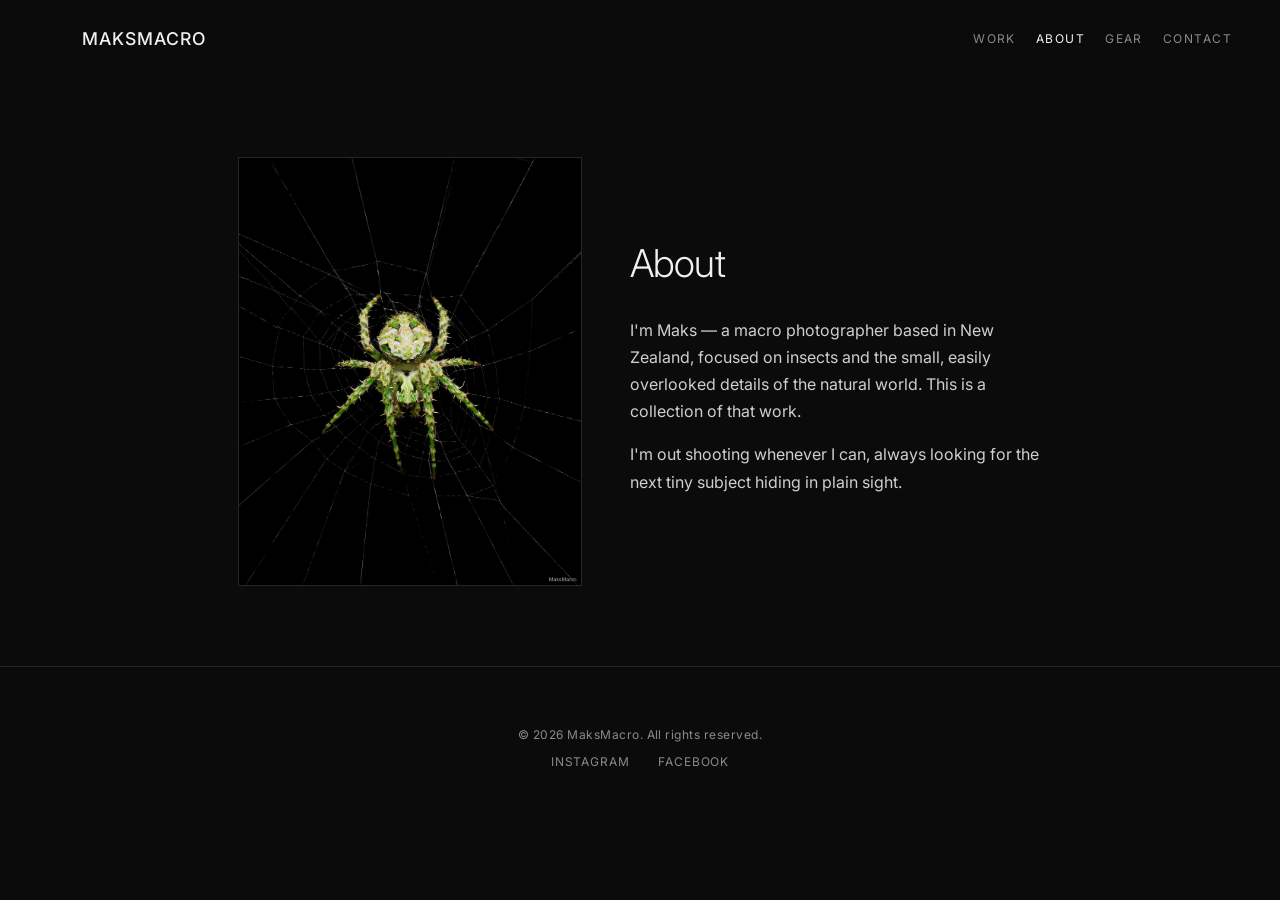
<file: about.html>
<!DOCTYPE html>
<html lang="en">
<head>
<meta charset="UTF-8">
<meta name="viewport" content="width=device-width, initial-scale=1.0">
<title>About — MaksMacro Photography</title>
<link rel="preconnect" href="https://fonts.googleapis.com">
<link rel="preconnect" href="https://fonts.gstatic.com" crossorigin>
<link href="https://fonts.googleapis.com/css2?family=Inter:wght@300;400;500;600&display=swap" rel="stylesheet">
<link rel="icon" type="image/png" sizes="32x32" href="favicon-32.png">
<link rel="icon" type="image/png" sizes="512x512" href="favicon.png">
<link rel="stylesheet" href="style.css?v=3">
</head>
<body>
  <header>
    <a class="wordmark" href="index.html">MaksMacro</a>
    <nav>
      <a href="index.html">Work</a>
      <a href="about.html" class="active">About</a>
      <a href="gear.html">Gear</a>
      <a href="contact.html">Contact</a>
    </nav>
  </header>

  <main class="page about">
    <img src="images/cryptic-2.jpg" alt="Macro shot of a cryptic insect">
    <div>
      <h2>About</h2>
      <p>I'm Maks — a macro photographer based in New Zealand, focused on insects
      and the small, easily overlooked details of the natural world. This is a
      collection of that work.</p>
      <p>I'm out shooting whenever I can, always looking for the next tiny
      subject hiding in plain sight.</p>
    </div>
  </main>

  <footer>
    <p>&copy; 2026 MaksMacro. All rights reserved.</p>
    <div class="socials">
      <a href="https://www.instagram.com/maks_macro/" target="_blank" rel="noopener">Instagram</a>
      <a href="https://www.facebook.com/people/MaksMacro/61593392133155/" target="_blank" rel="noopener">Facebook</a>
    </div>
  </footer>
</body>
</html>
</file>
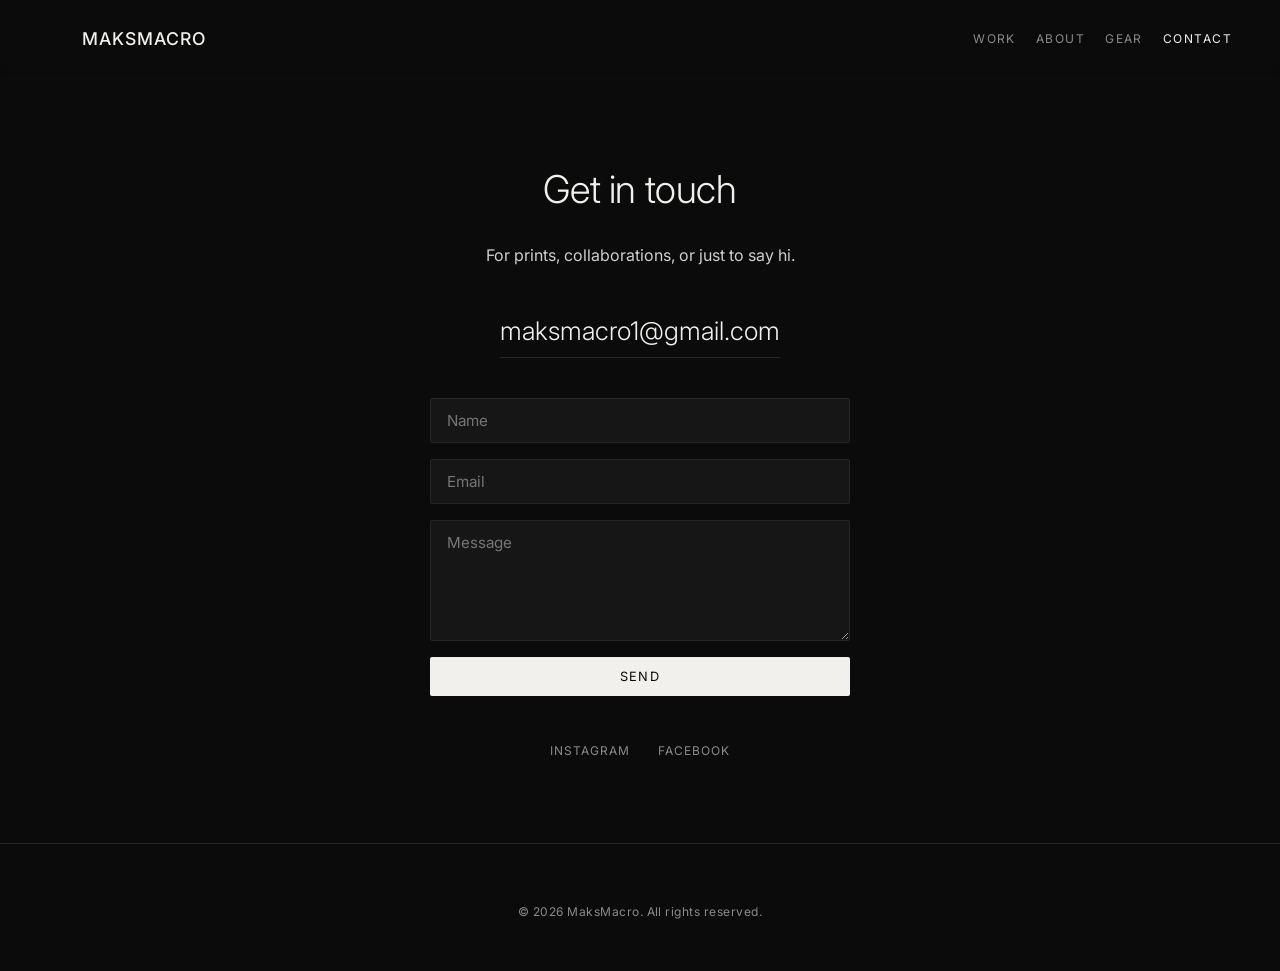
<file: contact.html>
<!DOCTYPE html>
<html lang="en">
<head>
<meta charset="UTF-8">
<meta name="viewport" content="width=device-width, initial-scale=1.0">
<title>Contact — MaksMacro Photography</title>
<link rel="preconnect" href="https://fonts.googleapis.com">
<link rel="preconnect" href="https://fonts.gstatic.com" crossorigin>
<link href="https://fonts.googleapis.com/css2?family=Inter:wght@300;400;500;600&display=swap" rel="stylesheet">
<link rel="icon" type="image/png" sizes="32x32" href="favicon-32.png">
<link rel="icon" type="image/png" sizes="512x512" href="favicon.png">
<link rel="stylesheet" href="style.css?v=3">
</head>
<body>
  <header>
    <a class="wordmark" href="index.html">MaksMacro</a>
    <nav>
      <a href="index.html">Work</a>
      <a href="about.html">About</a>
      <a href="gear.html">Gear</a>
      <a href="contact.html" class="active">Contact</a>
    </nav>
  </header>

  <main class="page contact">
    <h2>Get in touch</h2>
    <p>For prints, collaborations, or just to say hi.</p>
    <a class="email" href="mailto:maksmacro1@gmail.com">maksmacro1@gmail.com</a>

    <form class="contact-form" action="https://formspree.io/f/YOUR_FORM_ID" method="POST">
      <input type="text" name="name" placeholder="Name" required>
      <input type="email" name="email" placeholder="Email" required>
      <textarea name="message" placeholder="Message" rows="5" required></textarea>
      <button type="submit">Send</button>
    </form>

    <div class="socials">
      <a href="https://www.instagram.com/maks_macro/" target="_blank" rel="noopener">Instagram</a>
      <a href="https://www.facebook.com/people/MaksMacro/61593392133155/" target="_blank" rel="noopener">Facebook</a>
    </div>
  </main>

  <footer>
    <p>&copy; 2026 MaksMacro. All rights reserved.</p>
  </footer>
</body>
</html>
</file>
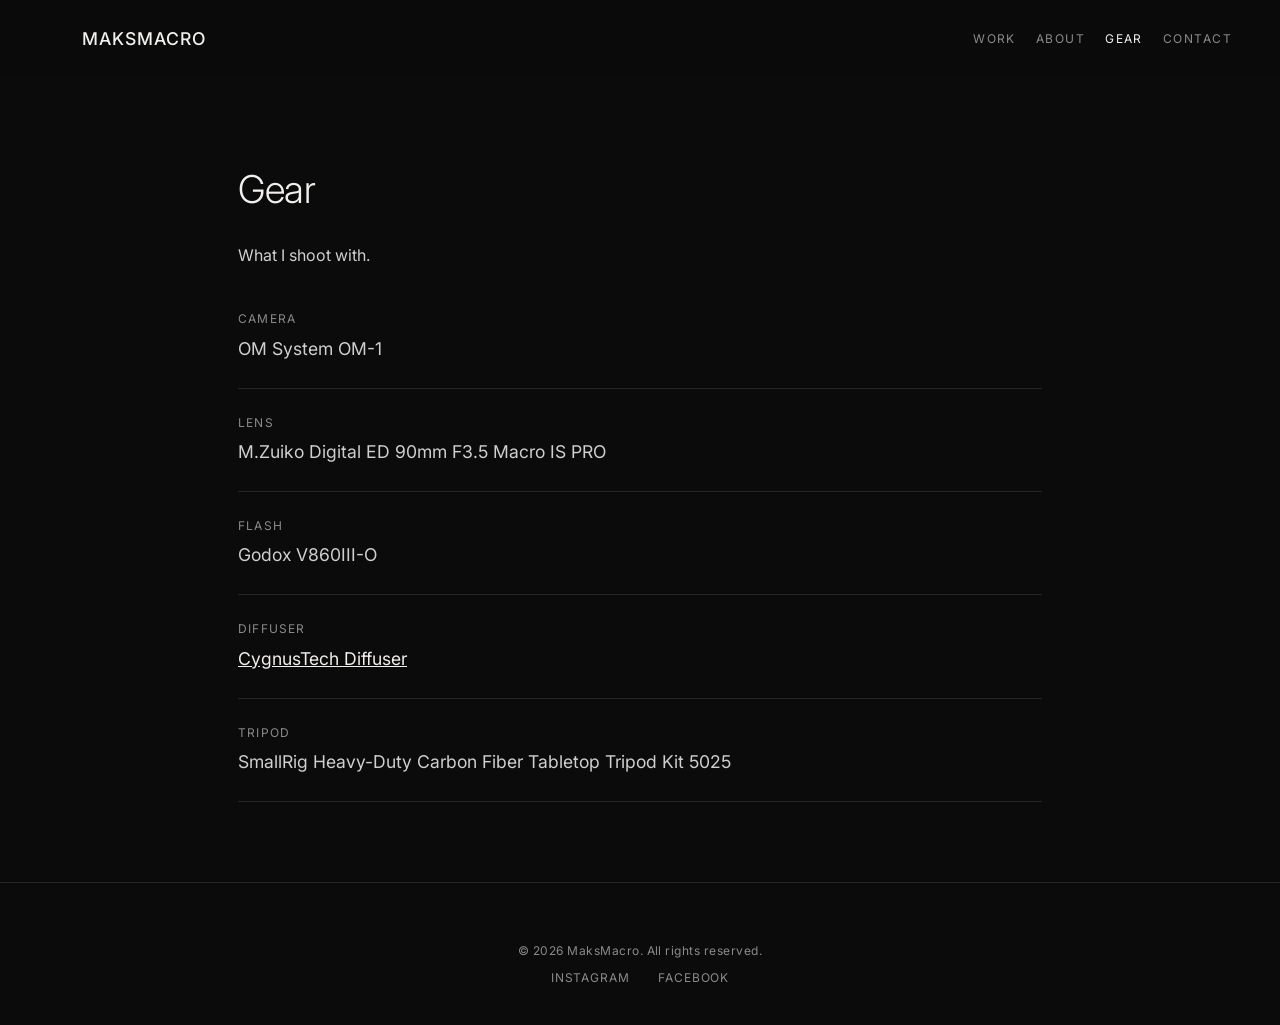
<file: gear.html>
<!DOCTYPE html>
<html lang="en">
<head>
<meta charset="UTF-8">
<meta name="viewport" content="width=device-width, initial-scale=1.0">
<title>Gear — MaksMacro Photography</title>
<link rel="preconnect" href="https://fonts.googleapis.com">
<link rel="preconnect" href="https://fonts.gstatic.com" crossorigin>
<link href="https://fonts.googleapis.com/css2?family=Inter:wght@300;400;500;600&display=swap" rel="stylesheet">
<link rel="icon" type="image/png" sizes="32x32" href="favicon-32.png">
<link rel="icon" type="image/png" sizes="512x512" href="favicon.png">
<link rel="stylesheet" href="style.css?v=3">
</head>
<body>
  <header>
    <a class="wordmark" href="index.html">MaksMacro</a>
    <nav>
      <a href="index.html">Work</a>
      <a href="about.html">About</a>
      <a href="gear.html" class="active">Gear</a>
      <a href="contact.html">Contact</a>
    </nav>
  </header>

  <main class="page gear">
    <h2>Gear</h2>
    <p>What I shoot with.</p>

    <ul class="gear-list">
      <li>
        <h3>Camera</h3>
        <p>OM System OM-1</p>
      </li>
      <li>
        <h3>Lens</h3>
        <p>M.Zuiko Digital ED 90mm F3.5 Macro IS PRO</p>
      </li>
      <li>
        <h3>Flash</h3>
        <p>Godox V860III-O</p>
      </li>
      <li>
        <h3>Diffuser</h3>
        <p><a href="https://www.cygnustechdiffuser.com/?ref=MAKS_MACRO" target="_blank" rel="noopener">CygnusTech Diffuser</a></p>
      </li>
      <li>
        <h3>Tripod</h3>
        <p>SmallRig Heavy-Duty Carbon Fiber Tabletop Tripod Kit 5025</p>
      </li>
    </ul>
  </main>

  <footer>
    <p>&copy; 2026 MaksMacro. All rights reserved.</p>
    <div class="socials">
      <a href="https://www.instagram.com/maks_macro/" target="_blank" rel="noopener">Instagram</a>
      <a href="https://www.facebook.com/people/MaksMacro/61593392133155/" target="_blank" rel="noopener">Facebook</a>
    </div>
  </footer>
</body>
</html>
</file>
<file: style.css>
:root {
  --bg: #0b0b0c;
  --fg: #f2f0ec;
  --muted: #8a8a8a;
  --line: #262626;
}

* { box-sizing: border-box; }

body {
  margin: 0;
  background: var(--bg);
  color: var(--fg);
  font-family: 'Inter', system-ui, sans-serif;
}

h1, h2 {
  font-family: 'Inter', system-ui, sans-serif;
  font-weight: 300;
  letter-spacing: -0.01em;
  margin: 0;
}

header {
  display: flex;
  justify-content: space-between;
  align-items: center;
  padding: 1.75rem 3rem;
  gap: 1rem;
  position: sticky;
  top: 0;
  z-index: 10;
  background: linear-gradient(to bottom, rgba(11,11,12,0.9), rgba(11,11,12,0));
  backdrop-filter: blur(6px);
}

.wordmark {
  display: block;
  padding-left: 2.1rem;
  font-family: 'Inter', system-ui, sans-serif;
  font-weight: 500;
  font-size: 1.1rem;
  letter-spacing: 0.06em;
  text-transform: uppercase;
  color: var(--fg);
  text-decoration: none;
  flex-shrink: 0;
}

nav {
  display: flex;
  flex-wrap: wrap;
  justify-content: flex-end;
  gap: 0.75rem 1.25rem;
}

nav a {
  color: var(--muted);
  text-decoration: none;
  font-size: 0.75rem;
  letter-spacing: 0.12em;
  text-transform: uppercase;
  transition: color 0.2s ease;
}

@media (max-width: 480px) {
  header {
    flex-direction: column;
    padding: 1.25rem 1.25rem;
  }
  .wordmark {
    font-size: 0.95rem;
    padding-left: 0;
    text-align: center;
  }
  nav {
    width: 100%;
    justify-content: center;
    gap: 0.5rem 0.9rem;
  }
  nav a { font-size: 0.68rem; }
}

nav a:hover,
nav a.active { color: var(--fg); }

.hero {
  position: relative;
  height: 88vh;
  min-height: 420px;
  max-height: 900px;
  margin-top: -5.5rem;
  background: #000;
}

.hero img {
  position: absolute;
  top: 0;
  left: 0;
  width: 100%;
  height: 100%;
  display: block;
}

.hero-fg {
  object-fit: cover;
  object-position: center;
  filter: brightness(0.85);
}

.hero-caption {
  position: absolute;
  left: 3rem;
  bottom: 3rem;
  text-shadow: 0 2px 12px rgba(0,0,0,0.6);
}

.hero-caption h1 {
  font-size: clamp(2.4rem, 6vw, 4.5rem);
}

.hero-caption p {
  margin: 0.5rem 0 0;
  color: var(--fg);
  font-size: 0.95rem;
  letter-spacing: 0.08em;
  text-transform: uppercase;
  opacity: 0.85;
}

.gallery {
  columns: 3 320px;
  column-gap: 4px;
  padding: 4px;
}

.gallery figure {
  margin: 0 0 4px;
  break-inside: avoid;
}

.gallery img {
  display: block;
  width: 100%;
  height: auto;
  cursor: zoom-in;
  transition: transform 0.5s ease;
}

.gallery figure:hover img {
  transform: scale(1.02);
}

.gallery figure:hover img {
  transform: scale(1.04);
}

.page {
  max-width: 900px;
  margin: 0 auto;
  padding: 5rem 3rem;
  line-height: 1.7;
}

.page h2 {
  font-size: 2.4rem;
  margin-bottom: 1.25rem;
}

.page p {
  color: #cfcfcf;
}

.about {
  display: grid;
  grid-template-columns: 1fr 1.2fr;
  gap: 3rem;
  align-items: center;
}

.about img {
  width: 100%;
  height: auto;
  display: block;
  border: 1px solid var(--line);
}

@media (max-width: 720px) {
  .about { grid-template-columns: 1fr; }
}

.contact {
  text-align: center;
}

.contact .email {
  display: inline-block;
  margin-top: 1.5rem;
  font-family: 'Inter', system-ui, sans-serif;
  font-weight: 300;
  font-size: 1.6rem;
  color: var(--fg);
  text-decoration: none;
  border-bottom: 1px solid var(--line);
  padding-bottom: 0.25rem;
}

.contact .email:hover { border-color: var(--fg); }

.contact .socials {
  margin-top: 2.5rem;
}

footer {
  text-align: center;
  color: var(--muted);
  font-size: 0.75rem;
  letter-spacing: 0.04em;
  padding: 3rem 2rem 2.5rem;
  border-top: 1px solid var(--line);
}

.socials {
  margin-top: 0.75rem;
}

.socials a {
  color: var(--muted);
  text-decoration: none;
  margin: 0 0.75rem;
  font-size: 0.75rem;
  letter-spacing: 0.08em;
  text-transform: uppercase;
}

.socials a:hover { color: var(--fg); }

.lightbox {
  display: none;
  position: fixed;
  inset: 0;
  background: rgba(0,0,0,0.92);
  z-index: 100;
  align-items: center;
  justify-content: center;
}

.lightbox.open { display: flex; }

.lightbox img {
  max-width: 90vw;
  max-height: 90vh;
  object-fit: contain;
}

.lb-close, .lb-prev, .lb-next {
  position: absolute;
  background: none;
  border: none;
  color: var(--fg);
  font-size: 2rem;
  cursor: pointer;
  padding: 1rem;
  opacity: 0.8;
}

.lb-close:hover, .lb-prev:hover, .lb-next:hover { opacity: 1; }

.lb-close { top: 0.5rem; right: 1rem; }
.lb-prev { left: 0.5rem; top: 50%; transform: translateY(-50%); }
.lb-next { right: 0.5rem; top: 50%; transform: translateY(-50%); }

@media (max-width: 600px) {
  .lb-prev, .lb-next { font-size: 1.4rem; padding: 0.5rem; }
}

.contact-form {
  display: flex;
  flex-direction: column;
  gap: 1rem;
  max-width: 420px;
  margin: 2.5rem auto 0;
  text-align: left;
}

.contact-form input,
.contact-form textarea {
  background: #161616;
  border: 1px solid var(--line);
  color: var(--fg);
  padding: 0.75rem 1rem;
  font-family: 'Inter', system-ui, sans-serif;
  font-size: 0.95rem;
  border-radius: 2px;
}

.contact-form input:focus,
.contact-form textarea:focus {
  outline: none;
  border-color: var(--fg);
}

.contact-form button {
  background: var(--fg);
  color: var(--bg);
  border: none;
  padding: 0.75rem;
  font-family: 'Inter', system-ui, sans-serif;
  font-size: 0.8rem;
  letter-spacing: 0.1em;
  text-transform: uppercase;
  cursor: pointer;
  border-radius: 2px;
}

.contact-form button:hover { opacity: 0.85; }

.gear-list {
  list-style: none;
  margin: 2.5rem 0 0;
  padding: 0;
  display: grid;
  gap: 1.5rem;
}

.gear-list li {
  padding-bottom: 1.5rem;
  border-bottom: 1px solid var(--line);
}

.gear-list h3 {
  margin: 0 0 0.25rem;
  font-size: 0.75rem;
  letter-spacing: 0.1em;
  text-transform: uppercase;
  color: var(--muted);
  font-weight: 400;
}

.gear-list p {
  margin: 0;
  font-size: 1.1rem;
}

.gear-list a {
  color: var(--fg);
}
</file>
